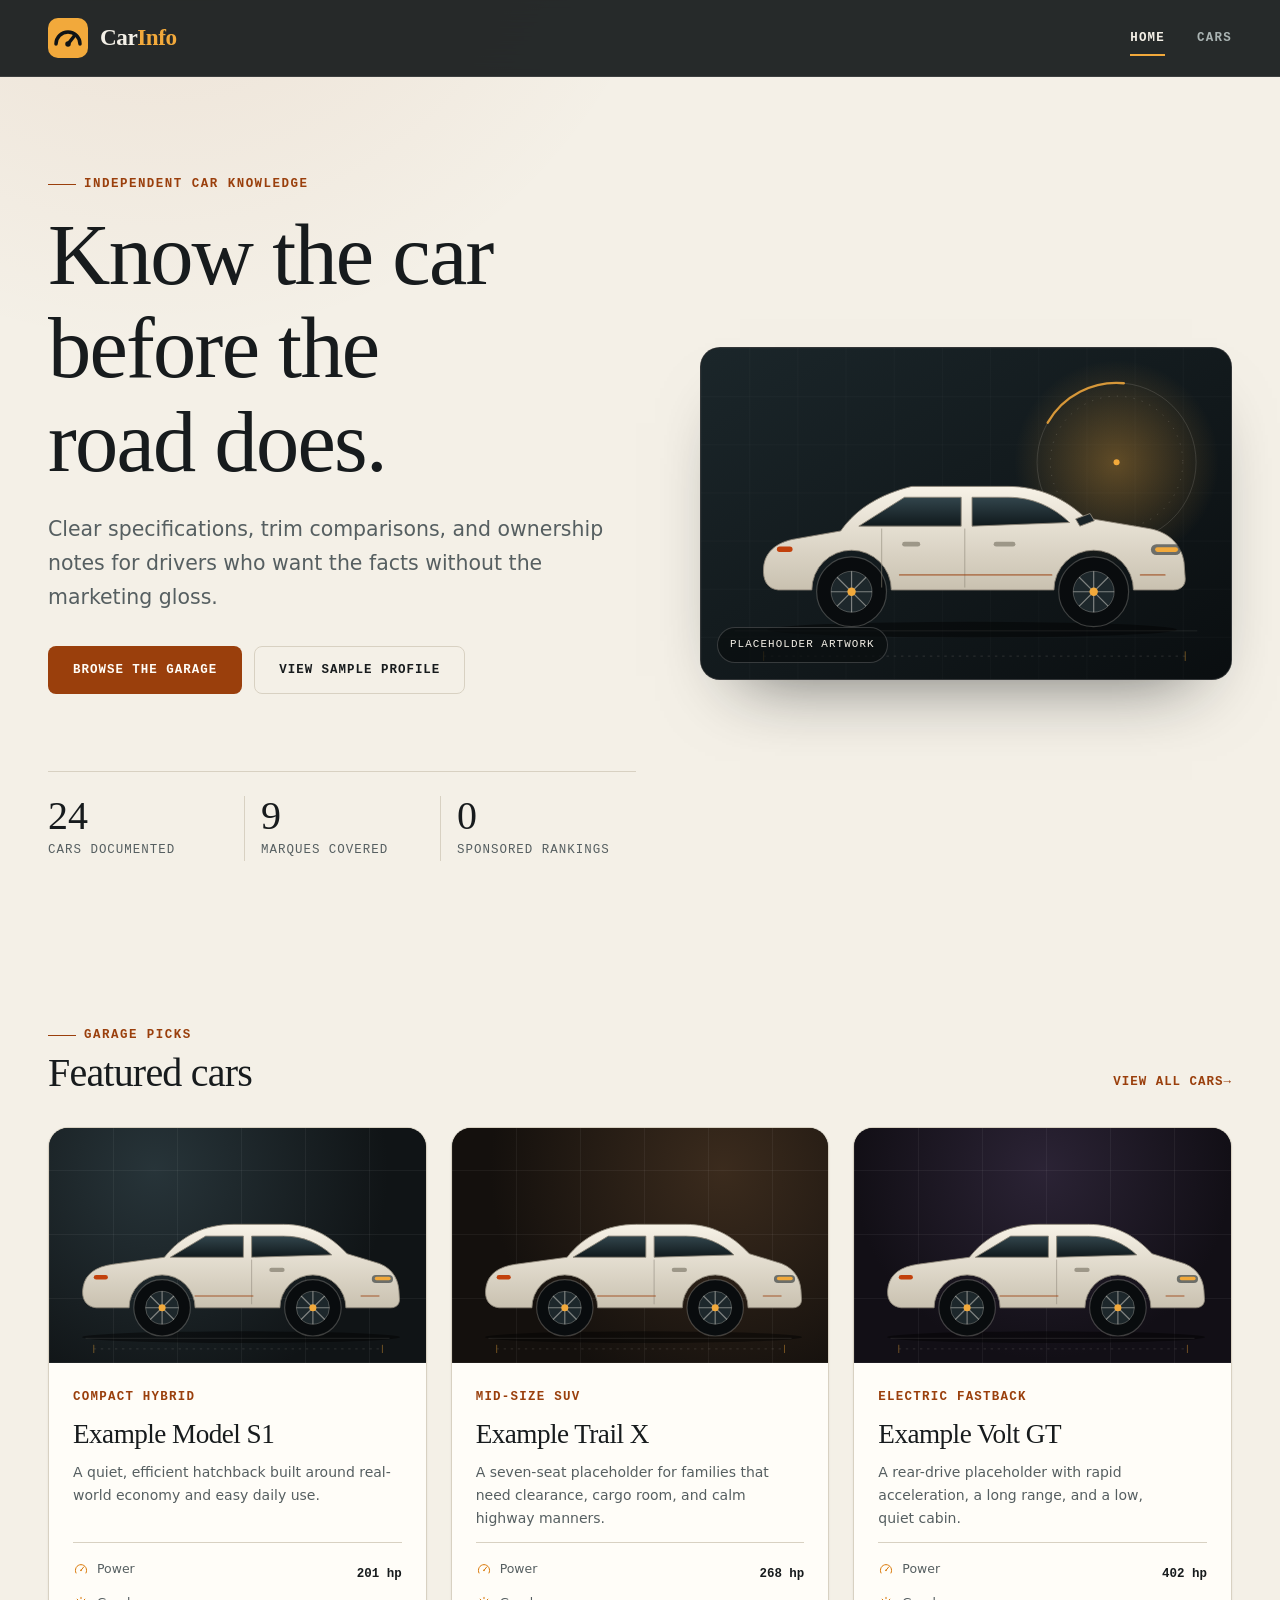
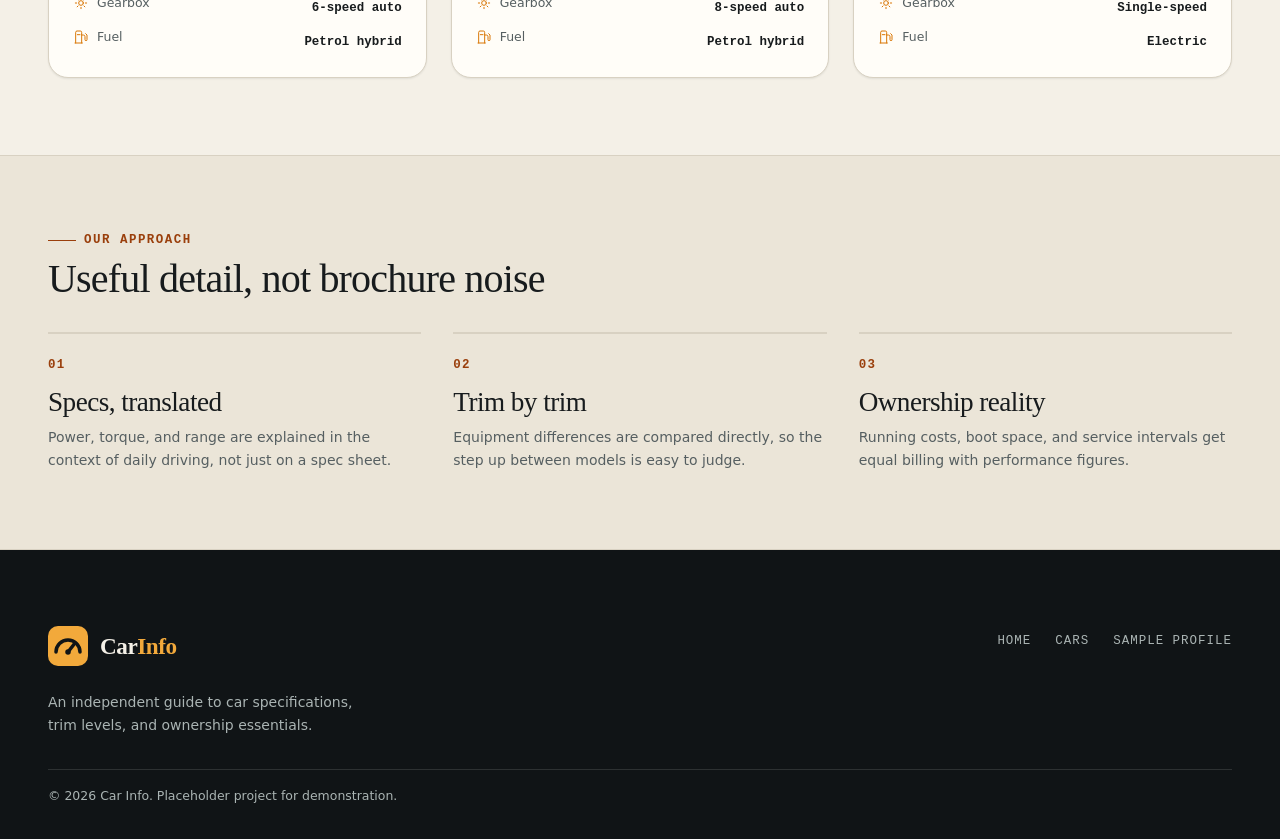
<file: index.html>
<!DOCTYPE html>
<html lang="en">
  <head>
    <meta charset="utf-8">
    <meta name="viewport" content="width=device-width, initial-scale=1">
    <title>Car Info | Car specifications without the noise</title>
    <meta name="description" content="Car Info explains specifications, trim levels, and ownership essentials in plain language for people shopping for a car.">
    <meta name="color-scheme" content="light dark">
    <meta name="theme-color" content="#f4f0e7" media="(prefers-color-scheme: light)">
    <meta name="theme-color" content="#111517" media="(prefers-color-scheme: dark)">

    <link rel="icon" href="favicon.svg" type="image/svg+xml">
    <link rel="stylesheet" href="css/main.css">

    <!-- Replace example.com and the social image before publishing.
    <link rel="canonical" href="https://example.com/">
    <meta property="og:type" content="website">
    <meta property="og:title" content="Car Info">
    <meta property="og:description" content="Car specifications, trim comparisons, and ownership notes in plain language.">
    <meta property="og:url" content="https://example.com/">
    <meta property="og:image" content="https://example.com/assets/images/og-cover.png">
    <meta name="twitter:card" content="summary_large_image">
    -->
  </head>
  <body>
    <a class="skip-link" href="#main">Skip to content</a>

    <header class="site-header">
      <div class="container header__inner">
        <a class="brand" href="index.html" aria-label="Car Info home">
          <img class="brand__mark" src="assets/icons/logo.svg" alt="" width="40" height="40">
          <span class="brand__name">Car<span class="brand__accent">Info</span></span>
        </a>
        <nav class="site-nav" aria-label="Primary">
          <ul class="site-nav__list">
            <li><a class="site-nav__link" href="index.html" aria-current="page">Home</a></li>
            <li><a class="site-nav__link" href="cars.html">Cars</a></li>
          </ul>
        </nav>
      </div>
    </header>

    <main id="main">
      <section class="hero" aria-labelledby="hero-title">
        <div class="container hero__inner">
          <div class="hero__content">
            <p class="eyebrow">Independent car knowledge</p>
            <h1 class="hero__title" id="hero-title">Know the car before the road does.</h1>
            <p class="hero__lede">Clear specifications, trim comparisons, and ownership notes for drivers who want the facts without the marketing gloss.</p>
            <div class="button-row">
              <a class="button button--primary" href="cars.html">Browse the garage</a>
              <a class="button button--ghost" href="car-detail.html">View sample profile</a>
            </div>
            <dl class="hero__stats">
              <div class="hero__stat">
                <dt>Cars documented</dt>
                <dd>24</dd>
              </div>
              <div class="hero__stat">
                <dt>Marques covered</dt>
                <dd>9</dd>
              </div>
              <div class="hero__stat">
                <dt>Sponsored rankings</dt>
                <dd>0</dd>
              </div>
            </dl>
          </div>

          <figure class="hero__media">
            <img src="assets/images/car-hero.svg" alt="Stylised side profile of a car" width="880" height="550" fetchpriority="high">
            <figcaption>Placeholder artwork</figcaption>
          </figure>
        </div>
      </section>

      <section class="section" aria-labelledby="featured-title">
        <div class="container">
          <header class="section__header">
            <div>
              <p class="eyebrow">Garage picks</p>
              <h2 id="featured-title">Featured cars</h2>
            </div>
            <a class="text-link" href="cars.html">View all cars <span aria-hidden="true">&rarr;</span></a>
          </header>

          <!-- Replace each placeholder card with a real profile and its own detail page. -->
          <ul class="card-grid">
            <li>
              <article class="car-card">
                <div class="car-card__media">
                  <img src="assets/images/car-card.svg" alt="" width="640" height="400" loading="lazy" decoding="async">
                </div>
                <div class="car-card__body">
                  <p class="car-card__category">Compact hybrid</p>
                  <h3 class="car-card__title"><a href="car-detail.html">Example Model S1</a></h3>
                  <p class="car-card__summary">A quiet, efficient hatchback built around real-world economy and easy daily use.</p>
                  <dl class="spec-list">
                    <div class="spec-list__item">
                      <dt><img src="assets/icons/icon-speed.svg" alt="" width="16" height="16"> Power</dt>
                      <dd>201 hp</dd>
                    </div>
                    <div class="spec-list__item">
                      <dt><img src="assets/icons/icon-transmission.svg" alt="" width="16" height="16"> Gearbox</dt>
                      <dd>6-speed auto</dd>
                    </div>
                    <div class="spec-list__item">
                      <dt><img src="assets/icons/icon-fuel.svg" alt="" width="16" height="16"> Fuel</dt>
                      <dd>Petrol hybrid</dd>
                    </div>
                  </dl>
                </div>
              </article>
            </li>

            <li>
              <article class="car-card">
                <div class="car-card__media">
                  <img src="assets/images/car-card.svg" alt="" width="640" height="400" loading="lazy" decoding="async">
                </div>
                <div class="car-card__body">
                  <p class="car-card__category">Mid-size SUV</p>
                  <h3 class="car-card__title"><a href="car-detail.html">Example Trail X</a></h3>
                  <p class="car-card__summary">A seven-seat placeholder for families that need clearance, cargo room, and calm highway manners.</p>
                  <dl class="spec-list">
                    <div class="spec-list__item">
                      <dt><img src="assets/icons/icon-speed.svg" alt="" width="16" height="16"> Power</dt>
                      <dd>268 hp</dd>
                    </div>
                    <div class="spec-list__item">
                      <dt><img src="assets/icons/icon-transmission.svg" alt="" width="16" height="16"> Gearbox</dt>
                      <dd>8-speed auto</dd>
                    </div>
                    <div class="spec-list__item">
                      <dt><img src="assets/icons/icon-fuel.svg" alt="" width="16" height="16"> Fuel</dt>
                      <dd>Petrol hybrid</dd>
                    </div>
                  </dl>
                </div>
              </article>
            </li>

            <li>
              <article class="car-card">
                <div class="car-card__media">
                  <img src="assets/images/car-card.svg" alt="" width="640" height="400" loading="lazy" decoding="async">
                </div>
                <div class="car-card__body">
                  <p class="car-card__category">Electric fastback</p>
                  <h3 class="car-card__title"><a href="car-detail.html">Example Volt GT</a></h3>
                  <p class="car-card__summary">A rear-drive placeholder with rapid acceleration, a long range, and a low, quiet cabin.</p>
                  <dl class="spec-list">
                    <div class="spec-list__item">
                      <dt><img src="assets/icons/icon-speed.svg" alt="" width="16" height="16"> Power</dt>
                      <dd>402 hp</dd>
                    </div>
                    <div class="spec-list__item">
                      <dt><img src="assets/icons/icon-transmission.svg" alt="" width="16" height="16"> Gearbox</dt>
                      <dd>Single-speed</dd>
                    </div>
                    <div class="spec-list__item">
                      <dt><img src="assets/icons/icon-fuel.svg" alt="" width="16" height="16"> Fuel</dt>
                      <dd>Electric</dd>
                    </div>
                  </dl>
                </div>
              </article>
            </li>
          </ul>
        </div>
      </section>

      <section class="section section--muted" aria-labelledby="approach-title">
        <div class="container">
          <header class="section__header">
            <div>
              <p class="eyebrow">Our approach</p>
              <h2 id="approach-title">Useful detail, not brochure noise</h2>
            </div>
          </header>

          <ul class="feature-grid">
            <li class="feature">
              <span class="feature__index" aria-hidden="true">01</span>
              <h3>Specs, translated</h3>
              <p>Power, torque, and range are explained in the context of daily driving, not just on a spec sheet.</p>
            </li>
            <li class="feature">
              <span class="feature__index" aria-hidden="true">02</span>
              <h3>Trim by trim</h3>
              <p>Equipment differences are compared directly, so the step up between models is easy to judge.</p>
            </li>
            <li class="feature">
              <span class="feature__index" aria-hidden="true">03</span>
              <h3>Ownership reality</h3>
              <p>Running costs, boot space, and service intervals get equal billing with performance figures.</p>
            </li>
          </ul>
        </div>
      </section>
    </main>

    <footer class="site-footer">
      <div class="container footer__inner">
        <div>
          <a class="brand" href="index.html" aria-label="Car Info home">
            <img class="brand__mark" src="assets/icons/logo.svg" alt="" width="40" height="40">
            <span class="brand__name">Car<span class="brand__accent">Info</span></span>
          </a>
          <p class="footer__note">An independent guide to car specifications, trim levels, and ownership essentials.</p>
        </div>

        <nav class="footer__nav" aria-label="Footer">
          <ul class="footer__nav-list">
            <li><a href="index.html">Home</a></li>
            <li><a href="cars.html">Cars</a></li>
            <li><a href="car-detail.html">Sample profile</a></li>
          </ul>
        </nav>

        <p class="footer__legal">&copy; 2026 Car Info. Placeholder project for demonstration.</p>
      </div>
    </footer>
  </body>
</html>
</file>
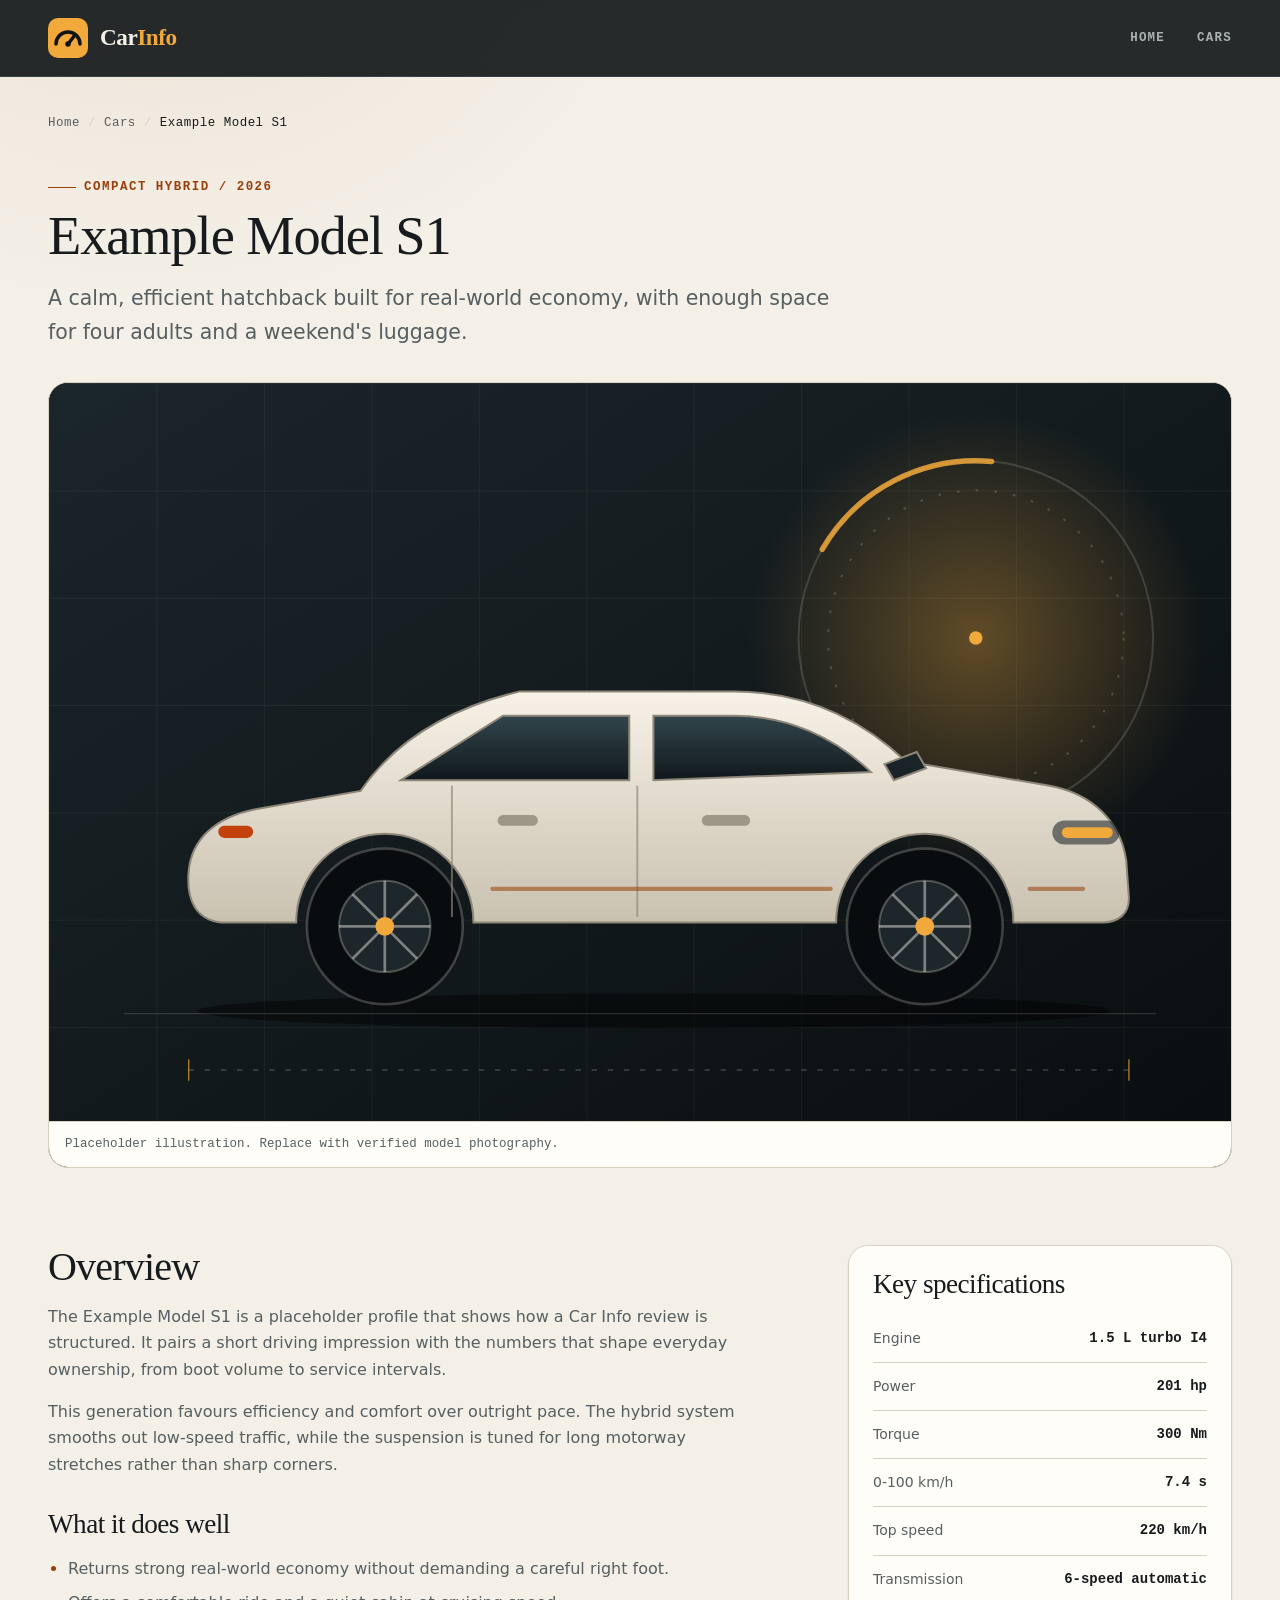
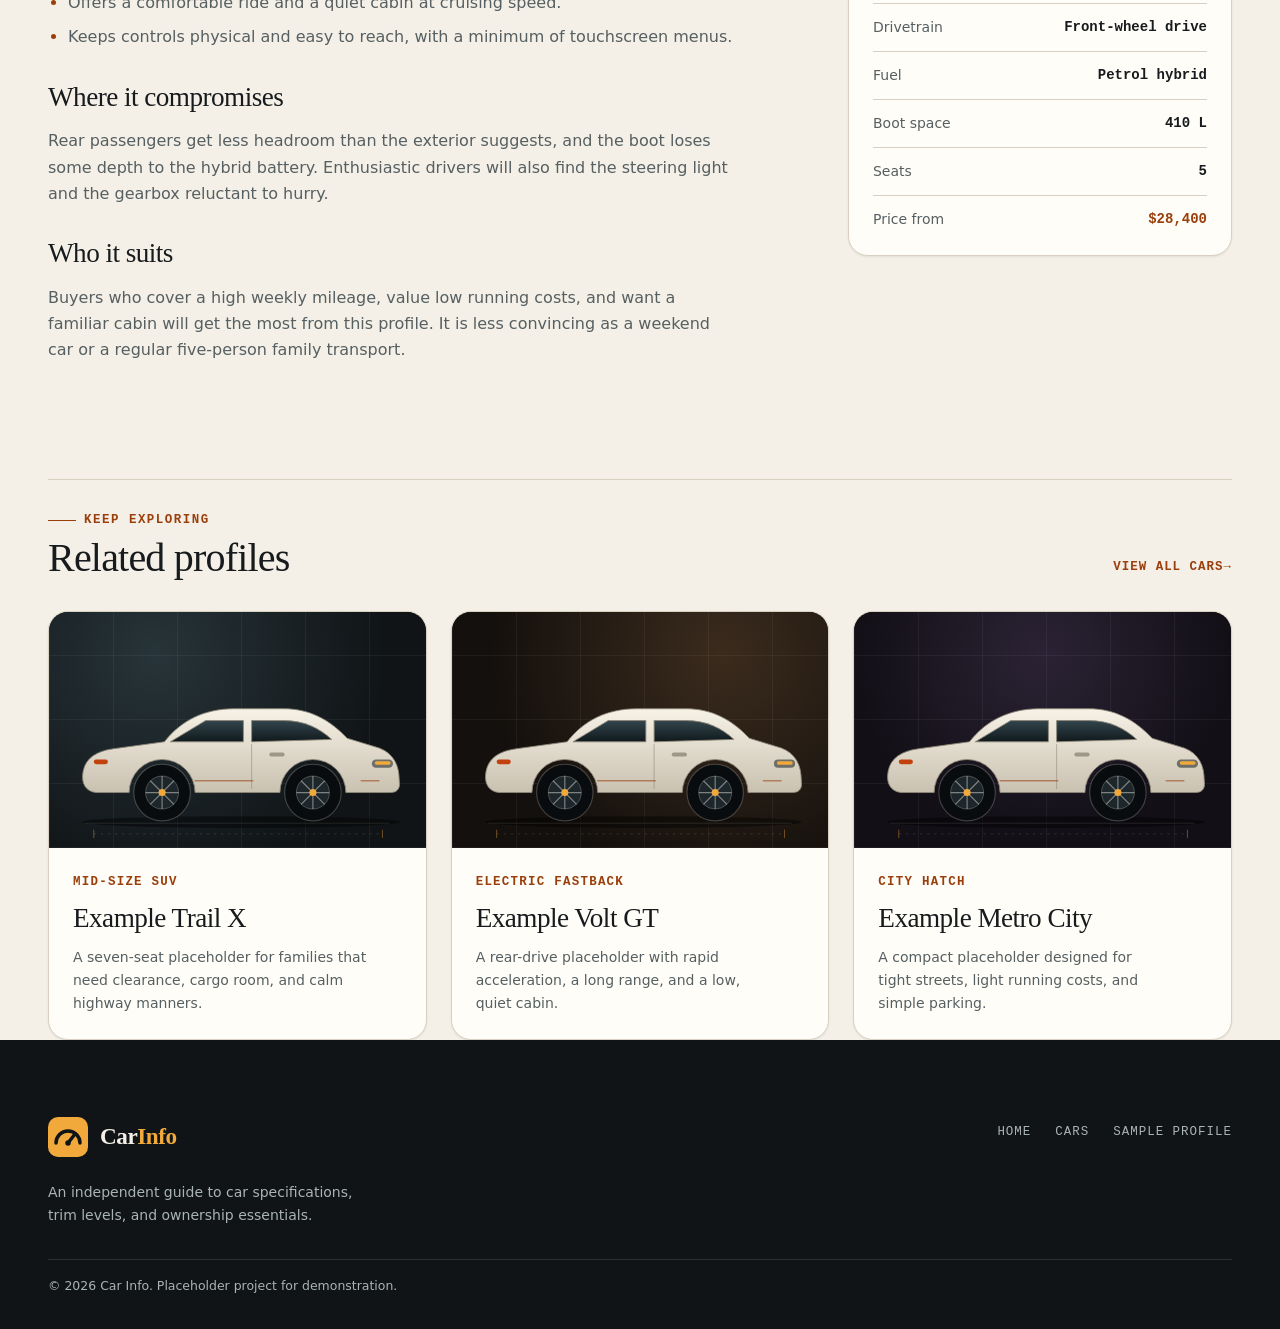
<file: car-detail.html>
<!DOCTYPE html>
<html lang="en">
  <head>
    <meta charset="utf-8">
    <meta name="viewport" content="width=device-width, initial-scale=1">
    <title>Example Model S1 | Car Info</title>
    <meta name="description" content="Key specifications and a plain-language overview of the Example Model S1, a placeholder car profile from Car Info.">
    <meta name="color-scheme" content="light dark">
    <meta name="theme-color" content="#f4f0e7" media="(prefers-color-scheme: light)">
    <meta name="theme-color" content="#111517" media="(prefers-color-scheme: dark)">

    <link rel="icon" href="favicon.svg" type="image/svg+xml">
    <link rel="stylesheet" href="css/main.css">

    <!-- Replace example.com and the social image before publishing.
    <link rel="canonical" href="https://example.com/car-detail.html">
    <meta property="og:type" content="article">
    <meta property="og:title" content="Example Model S1 | Car Info">
    <meta property="og:description" content="Specifications and a plain-language overview of the Example Model S1.">
    <meta property="og:url" content="https://example.com/car-detail.html">
    <meta property="og:image" content="https://example.com/assets/images/og-cover.png">
    <meta name="twitter:card" content="summary_large_image">
    -->
  </head>
  <body>
    <a class="skip-link" href="#main">Skip to content</a>

    <header class="site-header">
      <div class="container header__inner">
        <a class="brand" href="index.html" aria-label="Car Info home">
          <img class="brand__mark" src="assets/icons/logo.svg" alt="" width="40" height="40">
          <span class="brand__name">Car<span class="brand__accent">Info</span></span>
        </a>
        <nav class="site-nav" aria-label="Primary">
          <ul class="site-nav__list">
            <li><a class="site-nav__link" href="index.html">Home</a></li>
            <li><a class="site-nav__link" href="cars.html">Cars</a></li>
          </ul>
        </nav>
      </div>
    </header>

    <main id="main">
      <div class="container">
        <nav class="breadcrumb detail-breadcrumb" aria-label="Breadcrumb">
          <ol>
            <li><a href="index.html">Home</a></li>
            <li><a href="cars.html">Cars</a></li>
            <li aria-current="page">Example Model S1</li>
          </ol>
        </nav>

        <article class="detail">
          <header class="detail-header">
            <p class="eyebrow">Compact hybrid / 2026</p>
            <h1>Example Model S1</h1>
            <p class="detail-header__lede">A calm, efficient hatchback built for real-world economy, with enough space for four adults and a weekend's luggage.</p>
          </header>

          <figure class="detail-media">
            <img src="assets/images/car-hero.svg" alt="Stylised side profile of the Example Model S1" width="880" height="550">
            <figcaption>Placeholder illustration. Replace with verified model photography.</figcaption>
          </figure>

          <div class="detail-layout">
            <section class="prose" aria-labelledby="overview-title">
              <h2 id="overview-title">Overview</h2>
              <p>The Example Model S1 is a placeholder profile that shows how a Car Info review is structured. It pairs a short driving impression with the numbers that shape everyday ownership, from boot volume to service intervals.</p>
              <p>This generation favours efficiency and comfort over outright pace. The hybrid system smooths out low-speed traffic, while the suspension is tuned for long motorway stretches rather than sharp corners.</p>

              <h3>What it does well</h3>
              <ul>
                <li>Returns strong real-world economy without demanding a careful right foot.</li>
                <li>Offers a comfortable ride and a quiet cabin at cruising speed.</li>
                <li>Keeps controls physical and easy to reach, with a minimum of touchscreen menus.</li>
              </ul>

              <h3>Where it compromises</h3>
              <p>Rear passengers get less headroom than the exterior suggests, and the boot loses some depth to the hybrid battery. Enthusiastic drivers will also find the steering light and the gearbox reluctant to hurry.</p>

              <h3>Who it suits</h3>
              <p>Buyers who cover a high weekly mileage, value low running costs, and want a familiar cabin will get the most from this profile. It is less convincing as a weekend car or a regular five-person family transport.</p>
            </section>

            <section class="spec-panel" aria-labelledby="specs-title">
              <h2 id="specs-title">Key specifications</h2>
              <dl class="spec-table">
                <div class="spec-table__row">
                  <dt>Engine</dt>
                  <dd>1.5 L turbo I4</dd>
                </div>
                <div class="spec-table__row">
                  <dt>Power</dt>
                  <dd>201 hp</dd>
                </div>
                <div class="spec-table__row">
                  <dt>Torque</dt>
                  <dd>300 Nm</dd>
                </div>
                <div class="spec-table__row">
                  <dt>0-100 km/h</dt>
                  <dd>7.4 s</dd>
                </div>
                <div class="spec-table__row">
                  <dt>Top speed</dt>
                  <dd>220 km/h</dd>
                </div>
                <div class="spec-table__row">
                  <dt>Transmission</dt>
                  <dd>6-speed automatic</dd>
                </div>
                <div class="spec-table__row">
                  <dt>Drivetrain</dt>
                  <dd>Front-wheel drive</dd>
                </div>
                <div class="spec-table__row">
                  <dt>Fuel</dt>
                  <dd>Petrol hybrid</dd>
                </div>
                <div class="spec-table__row">
                  <dt>Boot space</dt>
                  <dd>410 L</dd>
                </div>
                <div class="spec-table__row">
                  <dt>Seats</dt>
                  <dd>5</dd>
                </div>
                <div class="spec-table__row">
                  <dt>Price from</dt>
                  <dd>$28,400</dd>
                </div>
              </dl>
            </section>
          </div>

          <section class="related" aria-labelledby="related-title">
            <header class="section__header">
              <div>
                <p class="eyebrow">Keep exploring</p>
                <h2 id="related-title">Related profiles</h2>
              </div>
              <a class="text-link" href="cars.html">View all cars <span aria-hidden="true">&rarr;</span></a>
            </header>

            <ul class="card-grid">
              <li>
                <article class="car-card">
                  <div class="car-card__media">
                    <img src="assets/images/car-card.svg" alt="" width="640" height="400" loading="lazy" decoding="async">
                  </div>
                  <div class="car-card__body">
                    <p class="car-card__category">Mid-size SUV</p>
                    <h3 class="car-card__title"><a href="car-detail.html">Example Trail X</a></h3>
                    <p class="car-card__summary">A seven-seat placeholder for families that need clearance, cargo room, and calm highway manners.</p>
                  </div>
                </article>
              </li>
              <li>
                <article class="car-card">
                  <div class="car-card__media">
                    <img src="assets/images/car-card.svg" alt="" width="640" height="400" loading="lazy" decoding="async">
                  </div>
                  <div class="car-card__body">
                    <p class="car-card__category">Electric fastback</p>
                    <h3 class="car-card__title"><a href="car-detail.html">Example Volt GT</a></h3>
                    <p class="car-card__summary">A rear-drive placeholder with rapid acceleration, a long range, and a low, quiet cabin.</p>
                  </div>
                </article>
              </li>
              <li>
                <article class="car-card">
                  <div class="car-card__media">
                    <img src="assets/images/car-card.svg" alt="" width="640" height="400" loading="lazy" decoding="async">
                  </div>
                  <div class="car-card__body">
                    <p class="car-card__category">City hatch</p>
                    <h3 class="car-card__title"><a href="car-detail.html">Example Metro City</a></h3>
                    <p class="car-card__summary">A compact placeholder designed for tight streets, light running costs, and simple parking.</p>
                  </div>
                </article>
              </li>
            </ul>
          </section>
        </article>
      </div>
    </main>

    <footer class="site-footer">
      <div class="container footer__inner">
        <div>
          <a class="brand" href="index.html" aria-label="Car Info home">
            <img class="brand__mark" src="assets/icons/logo.svg" alt="" width="40" height="40">
            <span class="brand__name">Car<span class="brand__accent">Info</span></span>
          </a>
          <p class="footer__note">An independent guide to car specifications, trim levels, and ownership essentials.</p>
        </div>

        <nav class="footer__nav" aria-label="Footer">
          <ul class="footer__nav-list">
            <li><a href="index.html">Home</a></li>
            <li><a href="cars.html">Cars</a></li>
            <li><a href="car-detail.html">Sample profile</a></li>
          </ul>
        </nav>

        <p class="footer__legal">&copy; 2026 Car Info. Placeholder project for demonstration.</p>
      </div>
    </footer>
  </body>
</html>
</file>
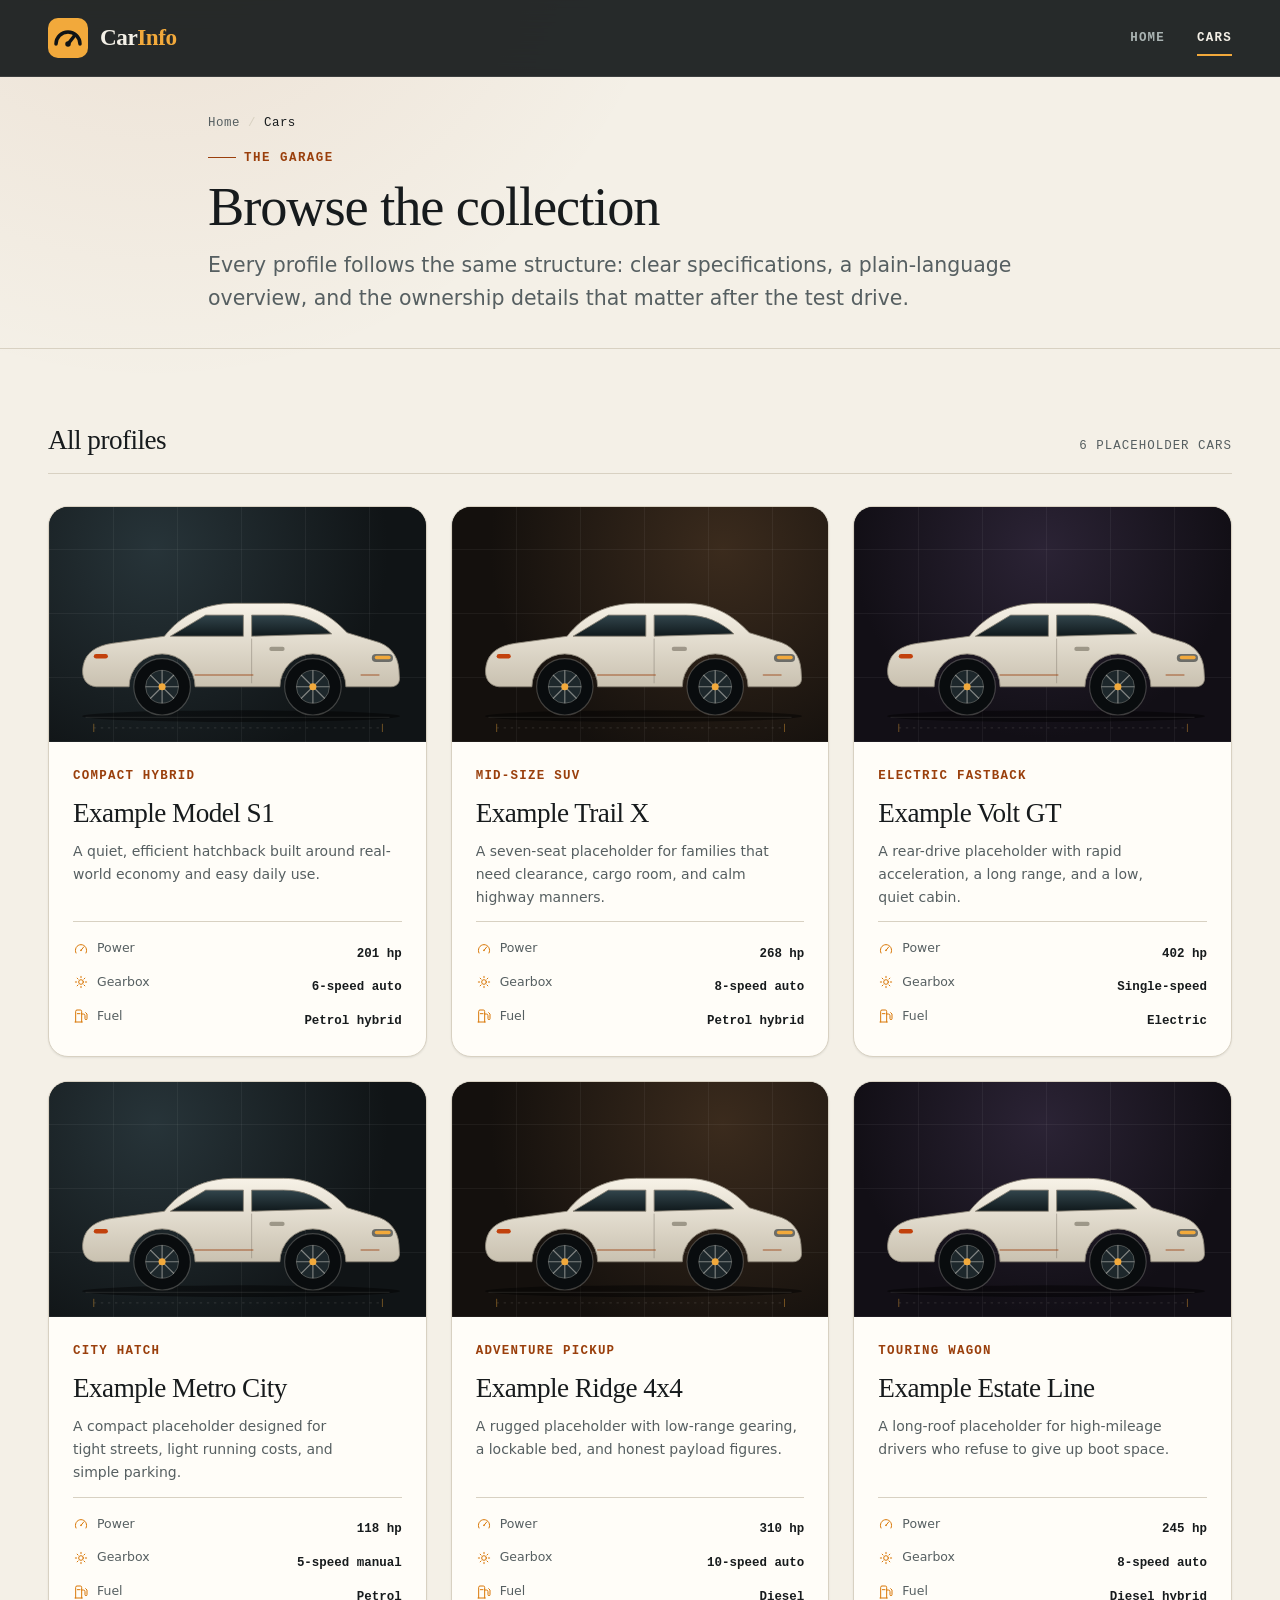
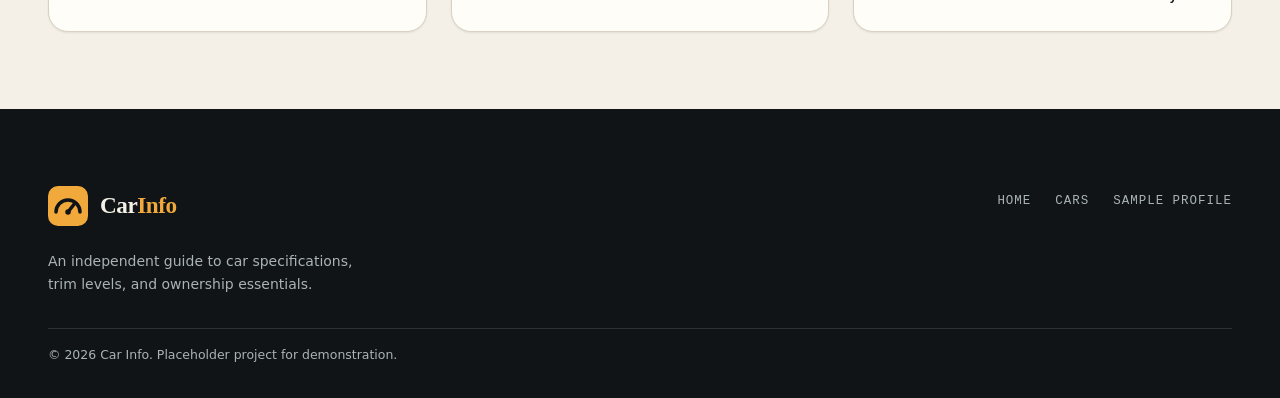
<file: cars.html>
<!DOCTYPE html>
<html lang="en">
  <head>
    <meta charset="utf-8">
    <meta name="viewport" content="width=device-width, initial-scale=1">
    <title>Cars | Car Info</title>
    <meta name="description" content="Browse the Car Info garage, a placeholder collection of car profiles with clear specifications and ownership notes.">
    <meta name="color-scheme" content="light dark">
    <meta name="theme-color" content="#f4f0e7" media="(prefers-color-scheme: light)">
    <meta name="theme-color" content="#111517" media="(prefers-color-scheme: dark)">

    <link rel="icon" href="favicon.svg" type="image/svg+xml">
    <link rel="stylesheet" href="css/main.css">

    <!-- Replace example.com and the social image before publishing.
    <link rel="canonical" href="https://example.com/cars.html">
    <meta property="og:type" content="website">
    <meta property="og:title" content="Cars | Car Info">
    <meta property="og:description" content="Browse the Car Info garage.">
    <meta property="og:url" content="https://example.com/cars.html">
    <meta property="og:image" content="https://example.com/assets/images/og-cover.png">
    <meta name="twitter:card" content="summary_large_image">
    -->
  </head>
  <body>
    <a class="skip-link" href="#main">Skip to content</a>

    <header class="site-header">
      <div class="container header__inner">
        <a class="brand" href="index.html" aria-label="Car Info home">
          <img class="brand__mark" src="assets/icons/logo.svg" alt="" width="40" height="40">
          <span class="brand__name">Car<span class="brand__accent">Info</span></span>
        </a>
        <nav class="site-nav" aria-label="Primary">
          <ul class="site-nav__list">
            <li><a class="site-nav__link" href="index.html">Home</a></li>
            <li><a class="site-nav__link" href="cars.html" aria-current="page">Cars</a></li>
          </ul>
        </nav>
      </div>
    </header>

    <main id="main">
      <header class="page-header">
        <div class="container page-header__inner">
          <nav class="breadcrumb" aria-label="Breadcrumb">
            <ol>
              <li><a href="index.html">Home</a></li>
              <li aria-current="page">Cars</li>
            </ol>
          </nav>
          <p class="eyebrow">The garage</p>
          <h1>Browse the collection</h1>
          <p class="page-header__lede">Every profile follows the same structure: clear specifications, a plain-language overview, and the ownership details that matter after the test drive.</p>
        </div>
      </header>

      <section class="section" aria-labelledby="all-cars-title">
        <div class="container">
          <div class="results-bar">
            <h2 id="all-cars-title">All profiles</h2>
            <p>6 placeholder cars</p>
          </div>

          <!-- Replace each placeholder card with a real profile and its own detail page. -->
          <ul class="card-grid">
            <li>
              <article class="car-card">
                <div class="car-card__media">
                  <img src="assets/images/car-card.svg" alt="" width="640" height="400" loading="lazy" decoding="async">
                </div>
                <div class="car-card__body">
                  <p class="car-card__category">Compact hybrid</p>
                  <h3 class="car-card__title"><a href="car-detail.html">Example Model S1</a></h3>
                  <p class="car-card__summary">A quiet, efficient hatchback built around real-world economy and easy daily use.</p>
                  <dl class="spec-list">
                    <div class="spec-list__item">
                      <dt><img src="assets/icons/icon-speed.svg" alt="" width="16" height="16"> Power</dt>
                      <dd>201 hp</dd>
                    </div>
                    <div class="spec-list__item">
                      <dt><img src="assets/icons/icon-transmission.svg" alt="" width="16" height="16"> Gearbox</dt>
                      <dd>6-speed auto</dd>
                    </div>
                    <div class="spec-list__item">
                      <dt><img src="assets/icons/icon-fuel.svg" alt="" width="16" height="16"> Fuel</dt>
                      <dd>Petrol hybrid</dd>
                    </div>
                  </dl>
                </div>
              </article>
            </li>

            <li>
              <article class="car-card">
                <div class="car-card__media">
                  <img src="assets/images/car-card.svg" alt="" width="640" height="400" loading="lazy" decoding="async">
                </div>
                <div class="car-card__body">
                  <p class="car-card__category">Mid-size SUV</p>
                  <h3 class="car-card__title"><a href="car-detail.html">Example Trail X</a></h3>
                  <p class="car-card__summary">A seven-seat placeholder for families that need clearance, cargo room, and calm highway manners.</p>
                  <dl class="spec-list">
                    <div class="spec-list__item">
                      <dt><img src="assets/icons/icon-speed.svg" alt="" width="16" height="16"> Power</dt>
                      <dd>268 hp</dd>
                    </div>
                    <div class="spec-list__item">
                      <dt><img src="assets/icons/icon-transmission.svg" alt="" width="16" height="16"> Gearbox</dt>
                      <dd>8-speed auto</dd>
                    </div>
                    <div class="spec-list__item">
                      <dt><img src="assets/icons/icon-fuel.svg" alt="" width="16" height="16"> Fuel</dt>
                      <dd>Petrol hybrid</dd>
                    </div>
                  </dl>
                </div>
              </article>
            </li>

            <li>
              <article class="car-card">
                <div class="car-card__media">
                  <img src="assets/images/car-card.svg" alt="" width="640" height="400" loading="lazy" decoding="async">
                </div>
                <div class="car-card__body">
                  <p class="car-card__category">Electric fastback</p>
                  <h3 class="car-card__title"><a href="car-detail.html">Example Volt GT</a></h3>
                  <p class="car-card__summary">A rear-drive placeholder with rapid acceleration, a long range, and a low, quiet cabin.</p>
                  <dl class="spec-list">
                    <div class="spec-list__item">
                      <dt><img src="assets/icons/icon-speed.svg" alt="" width="16" height="16"> Power</dt>
                      <dd>402 hp</dd>
                    </div>
                    <div class="spec-list__item">
                      <dt><img src="assets/icons/icon-transmission.svg" alt="" width="16" height="16"> Gearbox</dt>
                      <dd>Single-speed</dd>
                    </div>
                    <div class="spec-list__item">
                      <dt><img src="assets/icons/icon-fuel.svg" alt="" width="16" height="16"> Fuel</dt>
                      <dd>Electric</dd>
                    </div>
                  </dl>
                </div>
              </article>
            </li>

            <li>
              <article class="car-card">
                <div class="car-card__media">
                  <img src="assets/images/car-card.svg" alt="" width="640" height="400" loading="lazy" decoding="async">
                </div>
                <div class="car-card__body">
                  <p class="car-card__category">City hatch</p>
                  <h3 class="car-card__title"><a href="car-detail.html">Example Metro City</a></h3>
                  <p class="car-card__summary">A compact placeholder designed for tight streets, light running costs, and simple parking.</p>
                  <dl class="spec-list">
                    <div class="spec-list__item">
                      <dt><img src="assets/icons/icon-speed.svg" alt="" width="16" height="16"> Power</dt>
                      <dd>118 hp</dd>
                    </div>
                    <div class="spec-list__item">
                      <dt><img src="assets/icons/icon-transmission.svg" alt="" width="16" height="16"> Gearbox</dt>
                      <dd>5-speed manual</dd>
                    </div>
                    <div class="spec-list__item">
                      <dt><img src="assets/icons/icon-fuel.svg" alt="" width="16" height="16"> Fuel</dt>
                      <dd>Petrol</dd>
                    </div>
                  </dl>
                </div>
              </article>
            </li>

            <li>
              <article class="car-card">
                <div class="car-card__media">
                  <img src="assets/images/car-card.svg" alt="" width="640" height="400" loading="lazy" decoding="async">
                </div>
                <div class="car-card__body">
                  <p class="car-card__category">Adventure pickup</p>
                  <h3 class="car-card__title"><a href="car-detail.html">Example Ridge 4x4</a></h3>
                  <p class="car-card__summary">A rugged placeholder with low-range gearing, a lockable bed, and honest payload figures.</p>
                  <dl class="spec-list">
                    <div class="spec-list__item">
                      <dt><img src="assets/icons/icon-speed.svg" alt="" width="16" height="16"> Power</dt>
                      <dd>310 hp</dd>
                    </div>
                    <div class="spec-list__item">
                      <dt><img src="assets/icons/icon-transmission.svg" alt="" width="16" height="16"> Gearbox</dt>
                      <dd>10-speed auto</dd>
                    </div>
                    <div class="spec-list__item">
                      <dt><img src="assets/icons/icon-fuel.svg" alt="" width="16" height="16"> Fuel</dt>
                      <dd>Diesel</dd>
                    </div>
                  </dl>
                </div>
              </article>
            </li>

            <li>
              <article class="car-card">
                <div class="car-card__media">
                  <img src="assets/images/car-card.svg" alt="" width="640" height="400" loading="lazy" decoding="async">
                </div>
                <div class="car-card__body">
                  <p class="car-card__category">Touring wagon</p>
                  <h3 class="car-card__title"><a href="car-detail.html">Example Estate Line</a></h3>
                  <p class="car-card__summary">A long-roof placeholder for high-mileage drivers who refuse to give up boot space.</p>
                  <dl class="spec-list">
                    <div class="spec-list__item">
                      <dt><img src="assets/icons/icon-speed.svg" alt="" width="16" height="16"> Power</dt>
                      <dd>245 hp</dd>
                    </div>
                    <div class="spec-list__item">
                      <dt><img src="assets/icons/icon-transmission.svg" alt="" width="16" height="16"> Gearbox</dt>
                      <dd>8-speed auto</dd>
                    </div>
                    <div class="spec-list__item">
                      <dt><img src="assets/icons/icon-fuel.svg" alt="" width="16" height="16"> Fuel</dt>
                      <dd>Diesel hybrid</dd>
                    </div>
                  </dl>
                </div>
              </article>
            </li>
          </ul>
        </div>
      </section>
    </main>

    <footer class="site-footer">
      <div class="container footer__inner">
        <div>
          <a class="brand" href="index.html" aria-label="Car Info home">
            <img class="brand__mark" src="assets/icons/logo.svg" alt="" width="40" height="40">
            <span class="brand__name">Car<span class="brand__accent">Info</span></span>
          </a>
          <p class="footer__note">An independent guide to car specifications, trim levels, and ownership essentials.</p>
        </div>

        <nav class="footer__nav" aria-label="Footer">
          <ul class="footer__nav-list">
            <li><a href="index.html">Home</a></li>
            <li><a href="cars.html">Cars</a></li>
            <li><a href="car-detail.html">Sample profile</a></li>
          </ul>
        </nav>

        <p class="footer__legal">&copy; 2026 Car Info. Placeholder project for demonstration.</p>
      </div>
    </footer>
  </body>
</html>
</file>
<file: css/main.css>
/* ==========================================================================
   Car Info stylesheet entry point
   Load order sets the cascade layer order. Later layers win over earlier
   layers regardless of selector specificity.
   ========================================================================== */

@layer reset, tokens, base, layout, components;

@import url("reset.css") layer(reset);
@import url("tokens.css") layer(tokens);
@import url("base.css") layer(base);
@import url("layout.css") layer(layout);
@import url("components.css") layer(components);
</file>
